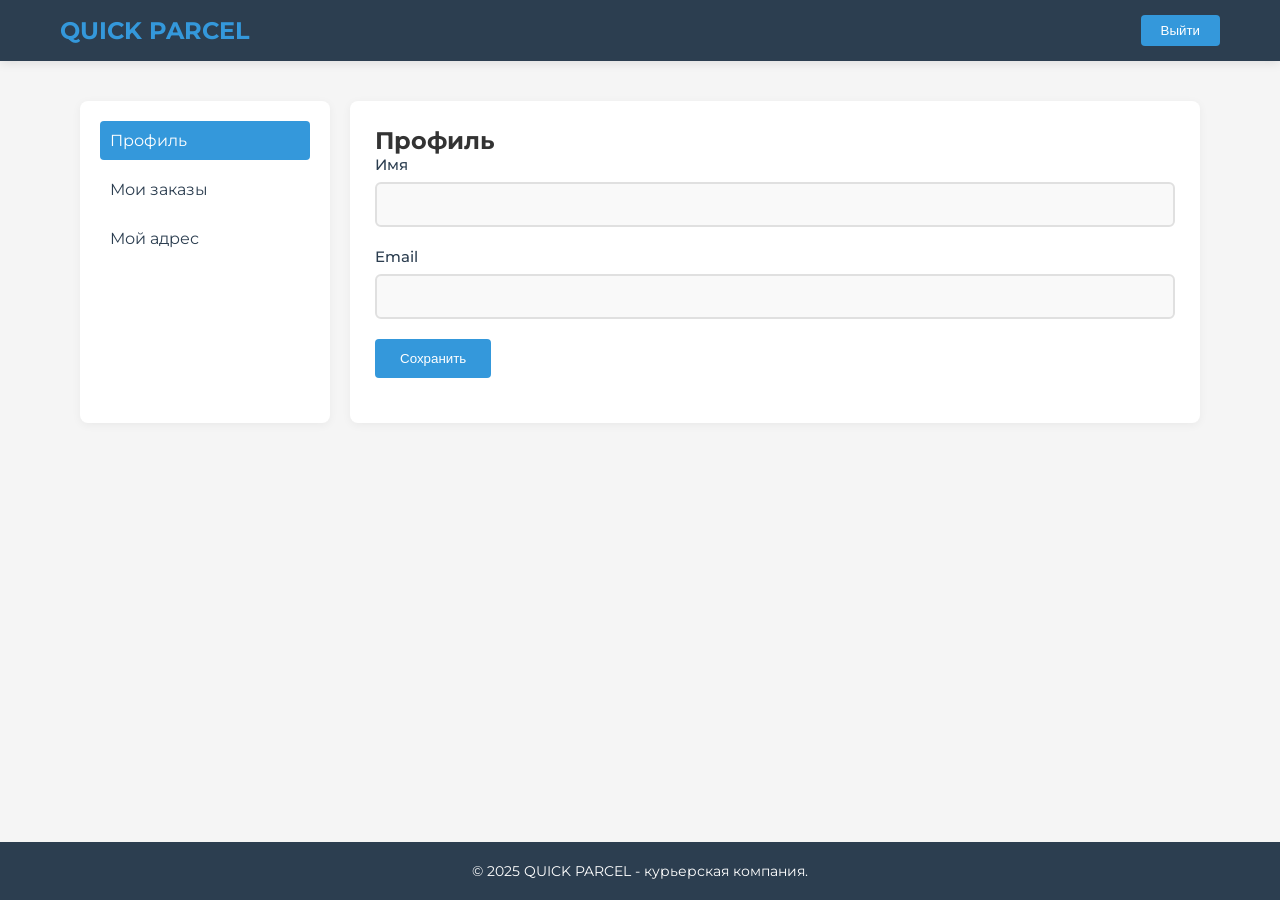
<file: account.html>
<script src="js/script.js"></script>
<script>
  document.addEventListener('DOMContentLoaded', async () => {
    if (!authToken) {
      window.location.href = 'login.html';
      return;
    }

    try {
      // Получаем данные пользователя
      const user = await makeRequest('/api/auth/me', 'GET');
      document.querySelector('#profile input[name="name"]').value = user.name || '';
      
      // Получаем заказы
      const orders = await makeRequest('/api/orders', 'GET');
      const ordersContainer = document.querySelector('#orders');
      orders.forEach(order => {
        ordersContainer.innerHTML += `
          <div class="order-card">
            <h3>Заказ #${order.id}</h3>
            <p>Статус: ${order.status}</p>
          </div>
        `;
      });
    } catch (error) {
      console.error('Ошибка загрузки данных:', error);
    }
  });
</script>
<!DOCTYPE html>
<html lang="ru">
<head>
    <meta charset="UTF-8">
    <meta name="viewport" content="width=device-width, initial-scale=1.0">
    <title>Личный кабинет | QUICK PARCEL</title>
    <link rel="stylesheet" href="https://cdnjs.cloudflare.com/ajax/libs/font-awesome/6.0.0-beta3/css/all.min.css">
    <link rel="stylesheet" href="personalCabinet.css" />
</head>
<body>
    <div class="page-wrapper">
    <header>
        <div class="header-content">
            <div class="logo">
                 <b id="reload-logo" onclick="window.location.href='index.html'">QUICK PARCEL</b>
            </div>
            <nav>
                <ul>
                    <li>
                        <button class="login-button" >Выйти</button>
                    </li>
                </ul>
            </nav>
        </div>
    </header>
    <div class="main-account-page">
    <div class="account-container">
        <div class="sidebar">
            <ul class="sidebar-menu">
                <li><a href="#profile" class="active">Профиль</a></li>
                <li><a href="#orders">Мои заказы</a></li>
                <li><a href="#addresses">Мой адрес</a></li>
            </ul>
        </div>

        <div class="main-content">
            <div id="profile" class="tab-content active">
                <h2>Профиль</h2>
                <form>
                    <div class="input-group">
                        <label>Имя</label>
                        <input type="text" value="">
                    </div>
                    <div class="input-group">
                        <label>Email</label>
                        <input type="email" value="">
                    </div>
                    <button class="save-button" type="submit">Сохранить</button>
                </form>
            </div>

            <!-- Заказы -->
            <div id="orders" class="tab-content">
                <h2>История заказов</h2>
                
            </div>
            <!-- Адреса -->
            <div id="addresses" class="tab-content">
                <h2>Мои адреса</h2>
                <div class="address-card">
                    <p></p>
                </div>
            </div>
        </div>
    </div>
</div>
</div>
    <footer>
        <div class="footer-content">
            <p>© 2025 QUICK PARCEL - курьерская компания.</p>
        </div>
    </footer>
    <script>
        // Переключение вкладок
        document.querySelectorAll('.sidebar-menu a').forEach(link => {
            link.addEventListener('click', function(e) {
                e.preventDefault();
                const tabId = this.getAttribute('href').substring(1);
                
                // Убираем активный класс у всех вкладок
                document.querySelectorAll('.tab-content').forEach(tab => {
                    tab.classList.remove('active');
                });
                document.querySelectorAll('.sidebar-menu a').forEach(a => {
                    a.classList.remove('active');
                });
                
                // Активируем текущую вкладку
                document.getElementById(tabId).classList.add('active');
                this.classList.add('active');
            });
        });
    </script>
</body>
</html>
</file>
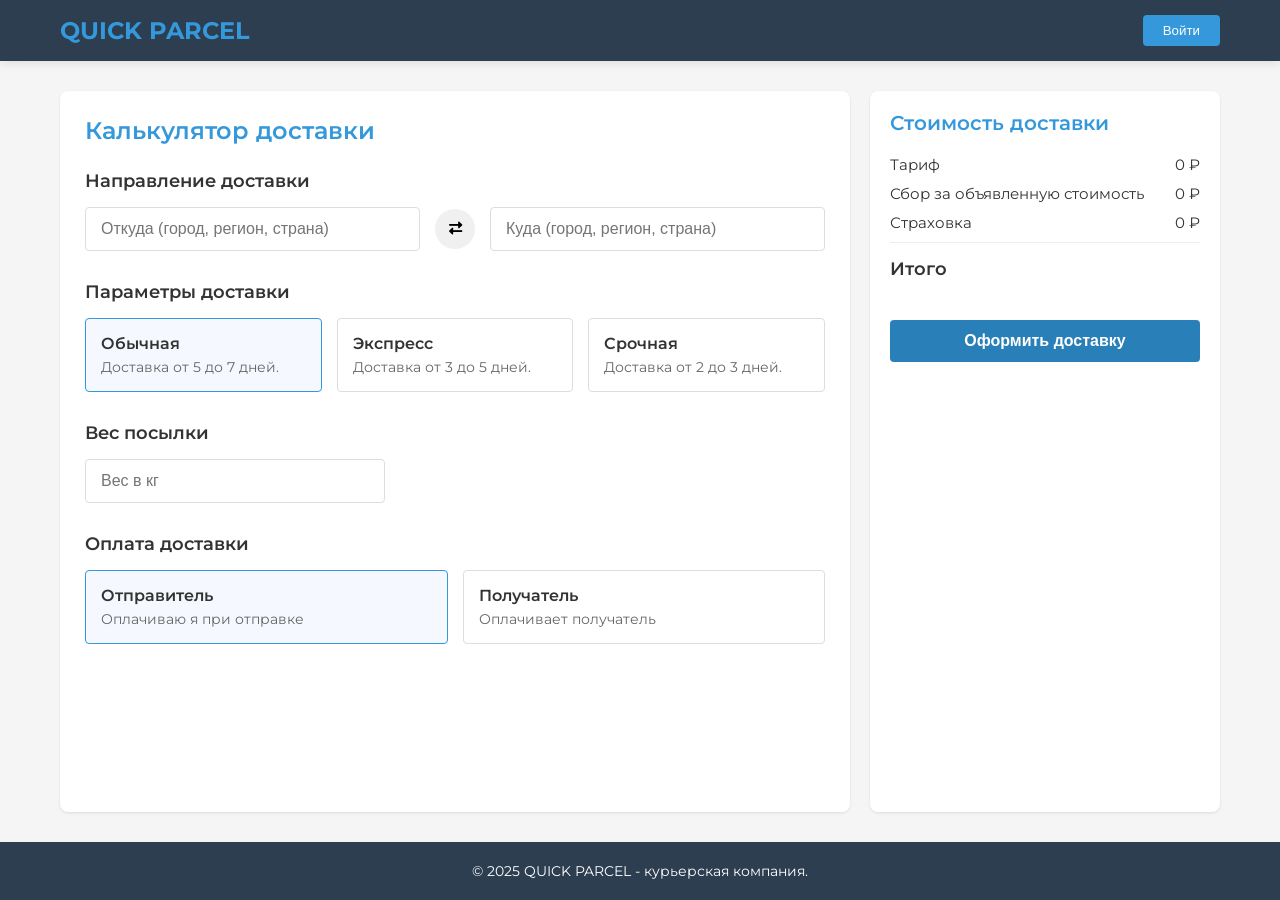
<file: calculator.html>
<!DOCTYPE html>
<html lang="ru">
<head>
    <meta charset="UTF-8" />
    <meta name="viewport" content="width=device-width, initial-scale=1.0, maximum-scale=1.0, user-scalable=no">
    <link rel="stylesheet" href="https://cdnjs.cloudflare.com/ajax/libs/font-awesome/6.0.0-beta3/css/all.min.css">
    <link rel="stylesheet" href="styleCalculator.css" />
    <title>QUICKPARCEL - Калькулятор</title>
</head>
<body>
    <header>
        <div class="header-content">
                <div class="logo">
                    <span id="reload-logo" onclick="window.location.href='index.html'">QUICK PARCEL</span>
                </div>
            <nav>
                <ul>
                    <li>
                        <button class="login-button" onclick="window.location.href='login.html'">Войти</button>
                    </li>
                </ul>
            </nav>
        </div>
    </header>
    
    <div class="main-content-calculator">
        <div class="calculator_container">
            <h1 class="calculator_text">Калькулятор доставки</h1>
            
            <div class="location-section">
                <h2 class="section-title">Направление доставки</h2>
                <div class="location-inputs">
                    <div class="location-input">
                        <input type="text" placeholder="Откуда (город, регион, страна)" value="">
                    </div>
                    <div class="location-swap">
                        <button class="swap-btn">
                            <i class="fas fa-exchange-alt"></i>
                        </button>
                    </div>
                    <div class="location-input">
                        <input type="text" placeholder="Куда (город, регион, страна)" value="">
                    </div>
                </div>
            </div>
            
            <div class="delivery-options">
                <h2 class="section-title">Параметры доставки</h2>
                <div class="options-grid">
                    <div class="option-card active">
                        <div class="option-title">Обычная</div>
                        <div class="option-desc">Доставка от 5 до 7 дней.</div>
                    </div>
                    <div class="option-card">
                        <div class="option-title">Экспресс</div>
                        <div class="option-desc">Доставка от 3 до 5 дней.</div>
                    </div>
                    <div class="option-card">
                        <div class="option-title">Срочная</div>
                        <div class="option-desc">Доставка от 2 до 3 дней.</div>
                    </div>
                </div>
            </div>

            <div class="weight-options">
                <h2 class="section-title">Вес посылки</h2>
                <div class="weight-input">
                    <input type="text" placeholder="Вес в кг" value="">
                </div>
            </div>
            
            <div class="payment-section">
                <h2 class="section-title">Оплата доставки</h2>
                <div class="payment-options">
                    <div class="payment-option active">
                        <div class="option-title">Отправитель</div>
                        <div class="option-desc">Оплачиваю я при отправке</div>
                    </div>
                    <div class="payment-option">
                        <div class="option-title">Получатель</div>
                        <div class="option-desc">Оплачивает получатель</div>
                    </div>
                </div>
            </div>
        </div>
        
        <div class="check">
            <h2 class="check-title">Стоимость доставки</h2>
            <div class="check-summary">
                <div class="summary-item">
                    <span>Тариф</span>
                    <span>0 ₽</span>
                </div>
                <div class="summary-item">
                    <span>Сбор за объявленную стоимость</span>
                    <span>0 ₽</span>
                </div>
                <div class="summary-item">
                    <span>Страховка</span>
                    <span>0 ₽</span>
                </div>
                <div class="summary-item summary-total">
                    <span>Итого</span>
                    <span></span>
                </div>
            </div>
            <button class="check-button">Оформить доставку</button>
        </div>
    </div>
    
    <footer>
        <div class="footer-content">
            <p>© 2025 QUICK PARCEL - курьерская компания.</p>
        </div>
    </footer>
    
    <script>
        document.querySelectorAll('.option-card').forEach(card => {
            card.addEventListener('click', function() {
                document.querySelectorAll('.option-card').forEach(c => c.classList.remove('active'));
                this.classList.add('active');
            });
        });
        
        document.querySelectorAll('.payment-option').forEach(option => {
            option.addEventListener('click', function() {
                document.querySelectorAll('.payment-option').forEach(o => o.classList.remove('active'));
                this.classList.add('active');
            });
        });
        
        document.querySelector('.swap-btn').addEventListener('click', function() {
            const fromInput = document.querySelector('.location-input:first-child input');
            const toInput = document.querySelector('.location-input:last-child input');
            const temp = fromInput.value;
            fromInput.value = toInput.value;
            toInput.value = temp;
        });
    </script>
<script src="js/script.js"></script>
<script>
  document.querySelector('.check-button').addEventListener('click', async () => {
    if (!authToken) {
      alert('Сначала авторизуйтесь');
      window.location.href = 'login.html';
      return;
    }

    const from = document.querySelector('.location-input:first-child input').value;
    const to = document.querySelector('.location-input:last-child input').value;
    const weight = document.querySelector('.weight-input input').value;

    try {
      const result = await makeRequest('/api/calculate', 'POST', { from, to, weight });
      document.querySelector('.summary-total span:last-child').textContent = `${result.price} ₽`;
    } catch (error) {
      alert(`Ошибка расчёта: ${error.message}`);
    }
  });
</script>
</body>
</html>
</file>
<file: personalCabinet.css>
@import url('https://fonts.googleapis.com/css2?family=Montserrat:wght@400;500;600;700&display=swap');

* {
    margin: 0;
    padding: 0;
    box-sizing: border-box;
}

body {
    font-family: 'Montserrat', sans-serif;
    background-color: #f5f5f5;
    margin: 0;
    color: #333;
    display: flex;
    flex-direction: column;
    min-height: 100vh;
}

header {
    background-color: #2c3e50;
    box-shadow: 0 2px 10px rgba(0,0,0,0.1);
    position: sticky;
    top: 0;
    z-index: 1000;
}

ul {
    list-style: none; 
    padding-left: 0;  
}

.header-content {
    max-width: 1200px;
    margin: 0 auto;
    padding: 15px 20px;
    display: flex;
    justify-content: space-between;
    align-items: center;
}

.logo {
    font-size: 24px;
    font-weight: 600;
    color: #3498db;
    cursor: pointer;
}

.login-button {
    background-color: #3498db;
    color: white;
    border: none;
    padding: 8px 20px;
    border-radius: 4px;
    font-weight: 500;
    cursor: pointer;
    transition: all 0.3s ease;
}

.login-button:hover {
    background-color: #2980b9;
    transform: translateY(-2px);
}

.input-group {
    margin-bottom: 20px;
}

.input-group label {
    display: block;
    margin-bottom: 8px;
    font-weight: 500;
    color: #2c3e50;
    font-size: 15px;
}

.input-group input {
    width: 100%;
    padding: 12px 15px;
    border: 2px solid #e0e0e0;
    border-radius: 6px;
    font-size: 15px;
    transition: all 0.3s ease;
    background-color: #f9f9f9;
}

.input-group input:focus {
    outline: none;
    border-color: #3498db;
    background-color: white;
    box-shadow: 0 0 0 3px rgba(52, 152, 219, 0.1);
}

.input-group input::placeholder {
    color: #95a5a6;
    opacity: 1;
}

@keyframes inputFocus {
    from {
        box-shadow: 0 0 0 0 rgba(52, 152, 219, 0);
    }
    to {
        box-shadow: 0 0 0 3px rgba(52, 152, 219, 0.1);
    }
}

.input-group input:focus {
    animation: inputFocus 0.3s ease forwards;
}

@media (max-width: 768px) {
    .input-group {
        margin-bottom: 15px;
    }
    
    .input-group input {
        padding: 10px 12px;
        font-size: 14px;
    }
}

.page-wrapper {
    flex: 1;
    display: flex;
    flex-direction: column;
}

.main-account-page {
    margin: 0 auto;
    width: 100%;
    max-width: 1200px;
    flex: 1;
    padding: 0 20px;
}

.account-container {
    max-width: 1200px;
    margin: 20px auto;
    padding: 20px;
    display: flex;
    flex: 1;
}

.sidebar {
    width: 250px;
    background: white;
    border-radius: 8px;
    box-shadow: 0 2px 10px rgba(0,0,0,0.05);
    padding: 20px;
    margin-right: 20px;
}

.sidebar-menu {
    list-style: none;
    padding: 0;
}

.sidebar-menu li {
    margin-bottom: 10px;
}

.sidebar-menu a {
    display: block;
    padding: 10px;
    color: #2c3e50;
    text-decoration: none;
    border-radius: 4px;
    transition: all 0.3s ease;
}

.sidebar-menu a:hover, 
.sidebar-menu a.active {
    background-color: #3498db;
    color: white;
}

.main-content {
    flex: 1;
    background: white;
    border-radius: 8px;
    box-shadow: 0 2px 10px rgba(0,0,0,0.05);
    padding: 25px;
}

.tab-content {
    display: none;
}

.tab-content.active {
    display: block;
}

.order-card {
    border: 1px solid #eee;
    border-radius: 8px;
    padding: 15px;
    margin-bottom: 15px;
}

.save-button {
    background-color: #3498db;
    color: white;
    border: none;
    padding: 12px 25px;
    border-radius: 4px;
    font-weight: 500;
    cursor: pointer;
    transition: all 0.3s ease;
    display: block;
    margin: 20px 0;
}

.save-button:hover {
    background-color: #2980b9;
}

.order-card h3 {
    margin-top: 0;
    color: #3498db;
}

.status-pending {
    color: #f39c12;
}

.status-delivered {
    color: #2ecc71;
}

.courier-form {
    max-width: 500px;
}

.courier-form input, 
.courier-form textarea {
    width: 100%;
    padding: 10px;
    margin-bottom: 10px;
    border: 1px solid #ddd;
    border-radius: 4px;
}

.courier-form button {
    background-color: #3498db;
    color: white;
    border: none;
    padding: 10px 20px;
    border-radius: 4px;
    cursor: pointer;
}

footer {
    background-color: #2c3e50;
    color: white;
    text-align: center;
    padding: 20px;
    font-size: 0.9rem;
    width: 100%;
}

.footer-content {
    max-width: 1200px;
    margin: 0 auto;
}

/* Адаптация для мобильных устройств */
@media (max-width: 1024px) {
    .account-container {
        flex-direction: column;
    }
    
    .sidebar {
        width: 100%;
        margin-right: 0;
        margin-bottom: 20px;
    }
}

@media (max-width: 768px) {
    .header-content {
        padding: 10px 15px;
    }
    
    .logo {
        font-size: 20px;
    }
    
    .login-button {
        padding: 6px 15px;
        font-size: 14px;
    }
    
    .main-account-page,
    .account-container {
        padding: 10px;
    }
    
    .sidebar-menu {
        display: flex;
        overflow-x: auto;
        padding-bottom: 10px;
        -webkit-overflow-scrolling: touch;
    }
    
    .sidebar-menu li {
        flex: 0 0 auto;
        margin-right: 10px;
        margin-bottom: 0;
    }
    
    .sidebar-menu a {
        white-space: nowrap;
    }
    
    .main-content {
        padding: 15px;
    }
    
    .save-button {
        width: 100%;
        padding: 10px;
    }
    
    footer {
        padding: 15px;
    }
}

@media (max-width: 480px) {
    .header-content {
        flex-direction: column;
        gap: 10px;
        text-align: center;
    }
    
    .sidebar-menu {
        flex-wrap: wrap;
        justify-content: center;
    }
    
    .sidebar-menu li {
        flex: 1 0 calc(50% - 10px);
        margin-bottom: 10px;
        margin-right: 5px;
    }
    
    .sidebar-menu a {
        text-align: center;
        padding: 8px 5px;
        font-size: 14px;
    }
    
    .input-group label {
        font-size: 14px;
    }
    
    .courier-form input,
    .courier-form textarea {
        padding: 8px;
    }
}
</file>
<file: styleCalculator.css>
@import url('https://fonts.googleapis.com/css2?family=Montserrat:wght@400;500;600;700&display=swap');

* {
    margin: 0;
    padding: 0;
    box-sizing: border-box;
}

body {
    font-family: 'Montserrat', sans-serif;
    background-color: #f5f5f5;
    margin: 0;
    color: #333;
    min-height: 100vh;
    display: flex;
    flex-direction: column;
}

header {
    background-color: #2c3e50;
    box-shadow: 0 2px 10px rgba(0,0,0,0.1);
    position: sticky;
    top: 0;
    z-index: 1000;
}

ul {
    list-style: none; 
    padding-left: 0;  
  }

.header-content {
    max-width: 1200px;
    margin: 0 auto;
    padding: 15px 20px;
    display: flex;
    justify-content: space-between;
    align-items: center;
}

.logo {
    font-size: 24px;
    font-weight: 700;
    color: #3498db;
    cursor: pointer;
}

.login-button {
    background-color: #3498db;
    color: white;
    border: none;
    padding: 8px 20px;
    border-radius: 4px;
    font-weight: 500;
    cursor: pointer;
    transition: all 0.3s ease;
}

.login-button:hover {
    background-color: #2980b9;
    transform: translateY(-2px);
}
.main-content-calculator {
flex: 1;
display: flex;
justify-content: center;
gap: 20px;
max-width: 1200px;
margin: 30px auto;
padding: 0 20px;
width: 100%;
}


.calculator_container {
    flex: 1;
    max-width: 800px;
    background-color: white;
    border-radius: 8px;
    box-shadow: 0 1px 3px rgba(0,0,0,0.1);
    padding: 25px;
}

.calculator_text {
    font-size: 24px;
    margin-bottom: 25px;
    color: #3498db;
    font-weight: 600;
}

.section-title {
    font-size: 18px;
    margin-bottom: 15px;
    color: #333;
    font-weight: 600;
}

.location-section {
    margin-bottom: 30px;
}

.location-inputs {
    display: flex;
    gap: 15px;
    margin-bottom: 15px;
}

.location-input {
    flex: 1;
    position: relative;
}

.location-input input {
    width: 100%;
    padding: 12px 15px;
    border: 1px solid #ddd;
    border-radius: 4px;
    font-size: 16px;
}

.location-input input:focus {
    outline: none;
    border-color: #3498db;
}

.location-swap {
    display: flex;
    align-items: center;
    justify-content: center;
}

.swap-btn {
    background-color: #f0f0f0;
    border: none;
    width: 40px;
    height: 40px;
    border-radius: 50%;
    cursor: pointer;
    display: flex;
    align-items: center;
    justify-content: center;
    transition: background-color 0.3s;
}

.swap-btn:hover {
    background-color: #e0e0e0;
}

.delivery-options {
    margin-bottom: 30px;
}

.options-grid {
    display: grid;
    grid-template-columns: repeat(3, 1fr);
    gap: 15px;
}

.option-card {
    border: 1px solid #ddd;
    border-radius: 4px;
    padding: 15px;
    cursor: pointer;
    transition: all 0.3s;
}

.option-card:hover {
    border-color: #3498db;
}

.option-card.active {
    border-color: #3498db;
    background-color: #f5f9ff;
}

.option-title {
    font-weight: 600;
    margin-bottom: 5px;
}

.option-desc {
    font-size: 14px;
    color: #666;
}

.package-section {
    margin-bottom: 30px;
}

.package-form {
    display: grid;
    grid-template-columns: repeat(4, 1fr);
    gap: 15px;
}

.form-group {
    display: flex;
    flex-direction: column;
}

.form-group label {
    font-size: 14px;
    margin-bottom: 5px;
    color: #666;
}

.form-group input, .form-group select {
    padding: 10px 12px;
    border: 1px solid #ddd;
    border-radius: 4px;
    font-size: 16px;
}

.form-group input:focus, .form-group select:focus {
    outline: none;
    border-color: #3498db;
}

.weight-options {
    margin-bottom: 30px;
}

.weight-input {
    flex: 1;
    position: relative;
}

.weight-input input {
    width: 300px;
    padding: 12px 15px;
    border: 1px solid #ddd;
    border-radius: 4px;
    font-size: 16px;
}

.weight-input input:focus {
    outline: none;
    border-color: #3498db;
}

.payment-section {
    margin-bottom: 20px;
}

.payment-options {
    display: flex;
    gap: 15px;
}

.payment-option {
    flex: 1;
    border: 1px solid #ddd;
    border-radius: 4px;
    padding: 15px;
    cursor: pointer;
    transition: all 0.3s;
}

.payment-option:hover {
    border-color: #3498db;
}

.payment-option.active {
    border-color: #3498db;
    background-color: #f5f9ff;
}

.check {
    width: 350px;
    background: white;
    border-radius: 8px;
    box-shadow: 0 1px 3px rgba(0,0,0,0.1);
    padding: 20px;
    position: sticky;
    top: 20px;
}

.check-title {
    font-size: 20px;
    margin-bottom: 20px;
    color: #3498db;
    font-weight: 600;
}

.check-summary {
    margin-bottom: 20px;
}

.summary-item {
    display: flex;
    justify-content: space-between;
    margin-bottom: 10px;
    font-size: 15px;
}

.summary-total {
    font-weight: 600;
    font-size: 18px;
    padding-top: 15px;
    border-top: 1px solid #eee;
    margin-top: 10px;
}

.check-button {
    width: 100%;
    padding: 12px;
    background-color: #2980b9;
    color: white;
    border: none;
    border-radius: 4px;
    font-weight: 600;
    font-size: 16px;
    cursor: pointer;
    transition: background-color 0.3s;
    margin-top: 20px;
}

.check-button:hover {
    background-color: #2980b9;
}

footer {
background-color: #2c3e50;
color: white;
text-align: center;
padding: 20px;
font-size: 0.9rem;
margin-top: auto;
width: 100%;
}


@media (max-width: 1024px) {
    .main-content-calculator {
        flex-direction: column;
        align-items: center;
    }
    
    .calculator_container {
        width: 100%;
        max-width: 100%;
    }
    
    .check {
        width: 100%;
        position: static;
        margin-top: 20px;
    }
}

@media (max-width: 768px) {
    .header-content {
        padding: 10px 15px;
    }
    
    .logo {
        font-size: 20px;
    }
    
    .login-button {
        padding: 6px 15px;
    }
    
    .main-content-calculator {
        padding: 0 15px;
        margin: 20px auto;
    }
    
    .options-grid {
        grid-template-columns: 1fr;
    }
    
    .location-inputs {
        flex-direction: column;
        gap: 10px;
    }
    
    .location-swap {
        align-self: center;
    }
    
    .payment-options {
        flex-direction: column;
    }
    
    .weight-input input {
        width: 100%;
    }
    
    .calculator_text {
        font-size: 20px;
        margin-bottom: 20px;
    }
    
    .section-title {
        font-size: 16px;
    }
    
    .check-title {
        font-size: 18px;
    }
    
    .check-button {
        padding: 10px;
        font-size: 15px;
    }
}

@media (max-width: 480px) {
    .header-content {
        padding: 8px 10px;
    }
    
    .logo {
        font-size: 18px;
    }
    
    .main-content-calculator {
        margin: 15px auto;
    }
    
    .calculator_container {
        padding: 15px;
    }
    
    .calculator_text {
        font-size: 18px;
    }
    
    .option-title {
        font-size: 15px;
    }
    
    .option-desc {
        font-size: 13px;
    }
    
    .summary-item {
        font-size: 14px;
    }
    
    .summary-total {
        font-size: 16px;
    }
}
</file>
